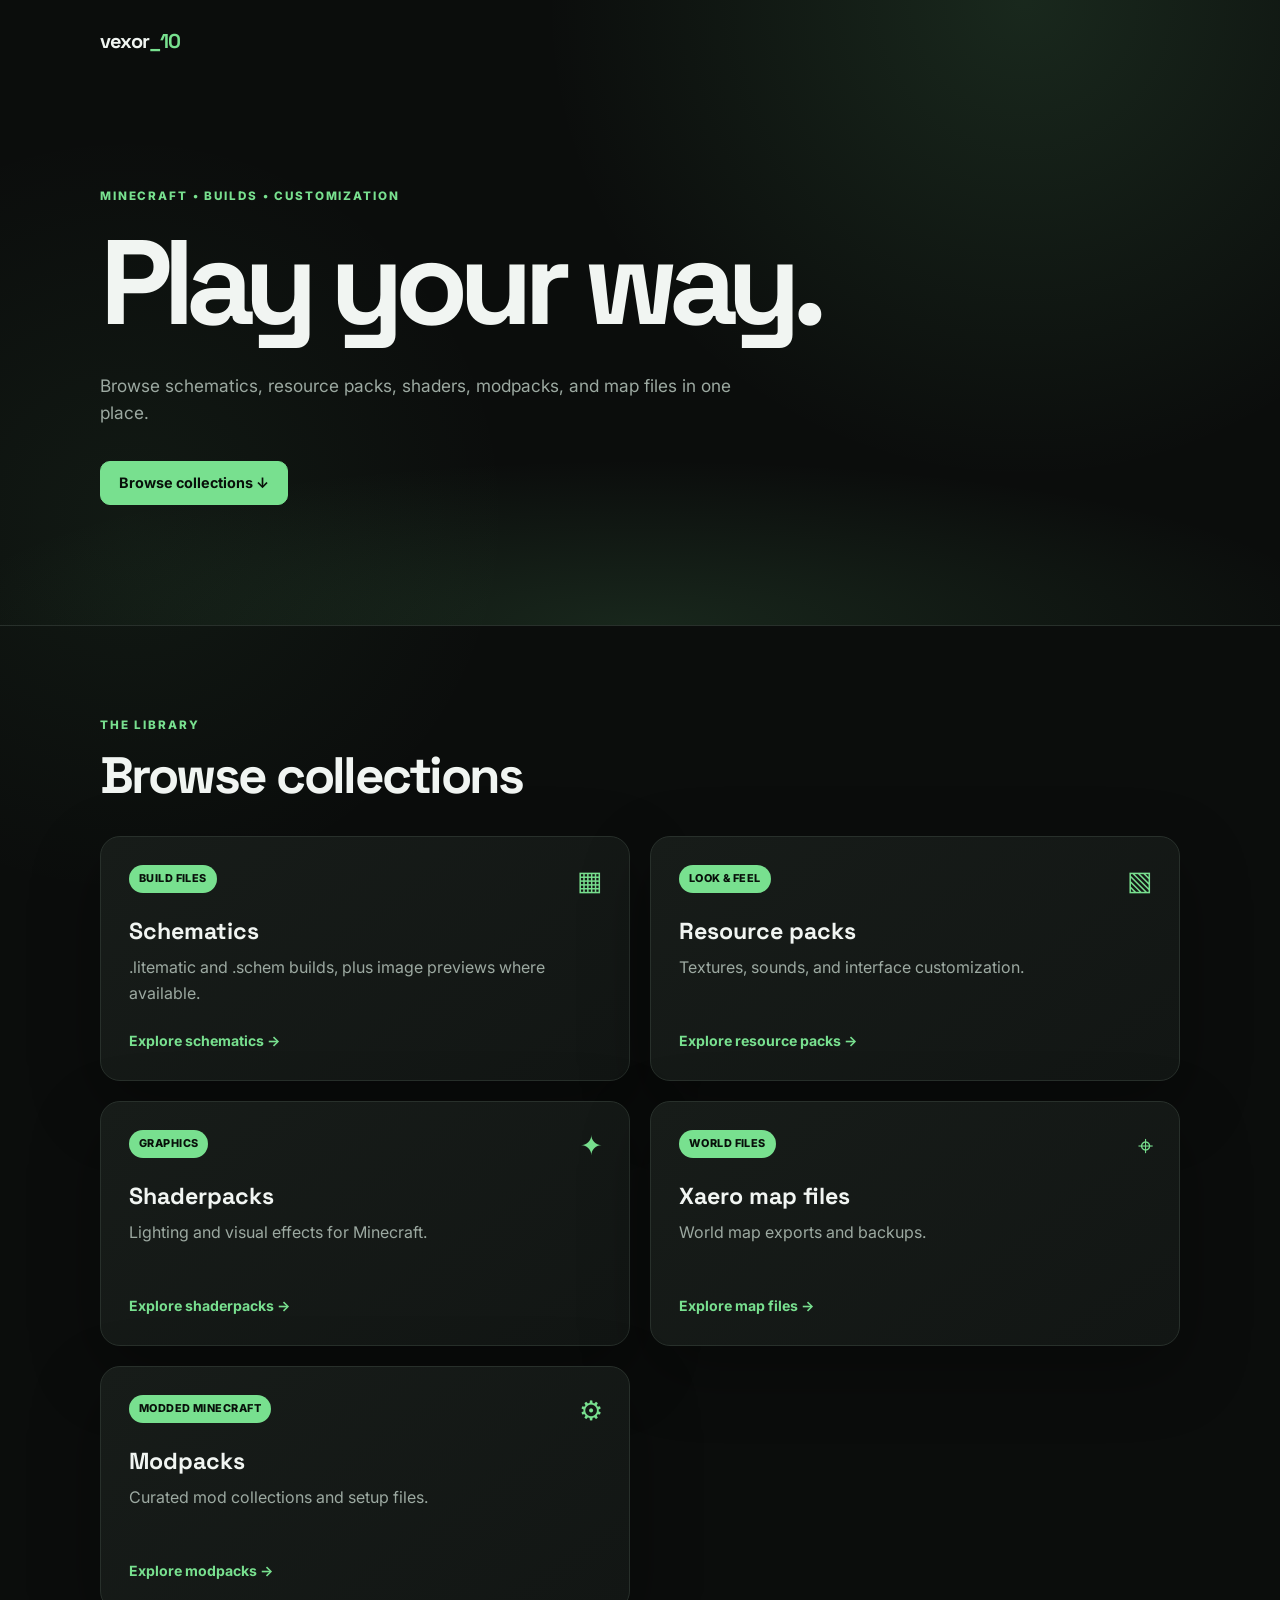
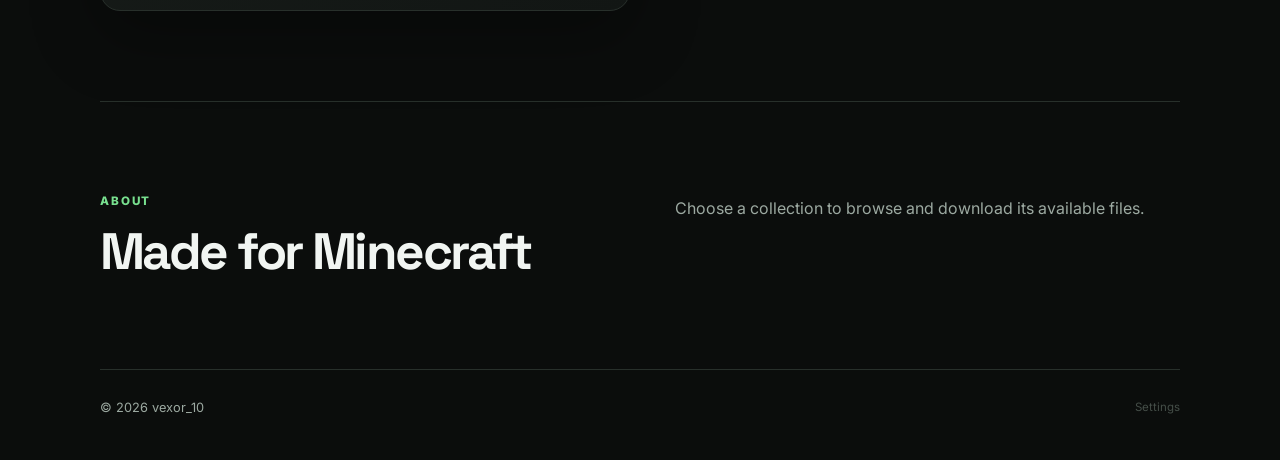
<file: index.html>
<!doctype html>
<html lang="en">
<head>
  <meta charset="utf-8"><meta name="viewport" content="width=device-width, initial-scale=1">
  <meta name="description" content="Browse Minecraft builds and downloads by vexor_10.">
  <meta name="author" content="vexor_10"><meta name="robots" content="index, follow">
  <link rel="canonical" href="https://shoaib-ur-rahman.github.io/Minecraft-Webpages/">
  <title>vexor_10 | Minecraft Downloads</title><link rel="stylesheet" href="style.css">
  <style>
    .footer .settings-link { color: #647169; font-size: .72rem; opacity: .65; }
    .footer .settings-link:hover, .footer .settings-link:focus-visible { color: var(--accent); opacity: 1; }
  </style>
</head>
<body>
  <header class="hero"><nav class="nav wrap" aria-label="Main navigation"><a class="brand" href="./">vexor<span>_10</span></a></nav>
    <div class="hero-content wrap"><p class="eyebrow">MINECRAFT • BUILDS • CUSTOMIZATION</p><h1>Play your way.</h1><p class="subtitle">Browse schematics, resource packs, shaders, modpacks, and map files in one place.</p><a class="button primary" href="#collections">Browse collections ↓</a></div>
  </header>
  <main class="wrap">
    <section id="collections" class="section"><div class="section-heading"><div><p class="eyebrow">THE LIBRARY</p><h2>Browse collections</h2></div></div>
      <div class="grid collection-grid">
        <a class="card collection-card" href="schematics.html"><span class="tag">BUILD FILES</span><span class="collection-icon">▦</span><h3>Schematics</h3><p>.litematic and .schem builds, plus image previews where available.</p><span class="collection-link">Explore schematics →</span></a>
        <a class="card collection-card" href="resource-packs.html"><span class="tag">LOOK & FEEL</span><span class="collection-icon">▧</span><h3>Resource packs</h3><p>Textures, sounds, and interface customization.</p><span class="collection-link">Explore resource packs →</span></a>
        <a class="card collection-card" href="shaderpacks.html"><span class="tag">GRAPHICS</span><span class="collection-icon">✦</span><h3>Shaderpacks</h3><p>Lighting and visual effects for Minecraft.</p><span class="collection-link">Explore shaderpacks →</span></a>
        <a class="card collection-card" href="xaero-maps.html"><span class="tag">WORLD FILES</span><span class="collection-icon">⌖</span><h3>Xaero map files</h3><p>World map exports and backups.</p><span class="collection-link">Explore map files →</span></a>
        <a class="card collection-card" href="modpacks.html"><span class="tag">MODDED MINECRAFT</span><span class="collection-icon">⚙</span><h3>Modpacks</h3><p>Curated mod collections and setup files.</p><span class="collection-link">Explore modpacks →</span></a>
      </div>
    </section>
    <section class="section info-section"><div><p class="eyebrow">ABOUT</p><h2>Made for Minecraft</h2></div><p>Choose a collection to browse and download its available files.</p></section>
  </main>
  <footer class="footer wrap"><span>© 2026 vexor_10</span><a class="settings-link" href="admin.html" aria-label="Settings">Settings</a></footer>
</body>
</html>
</file>
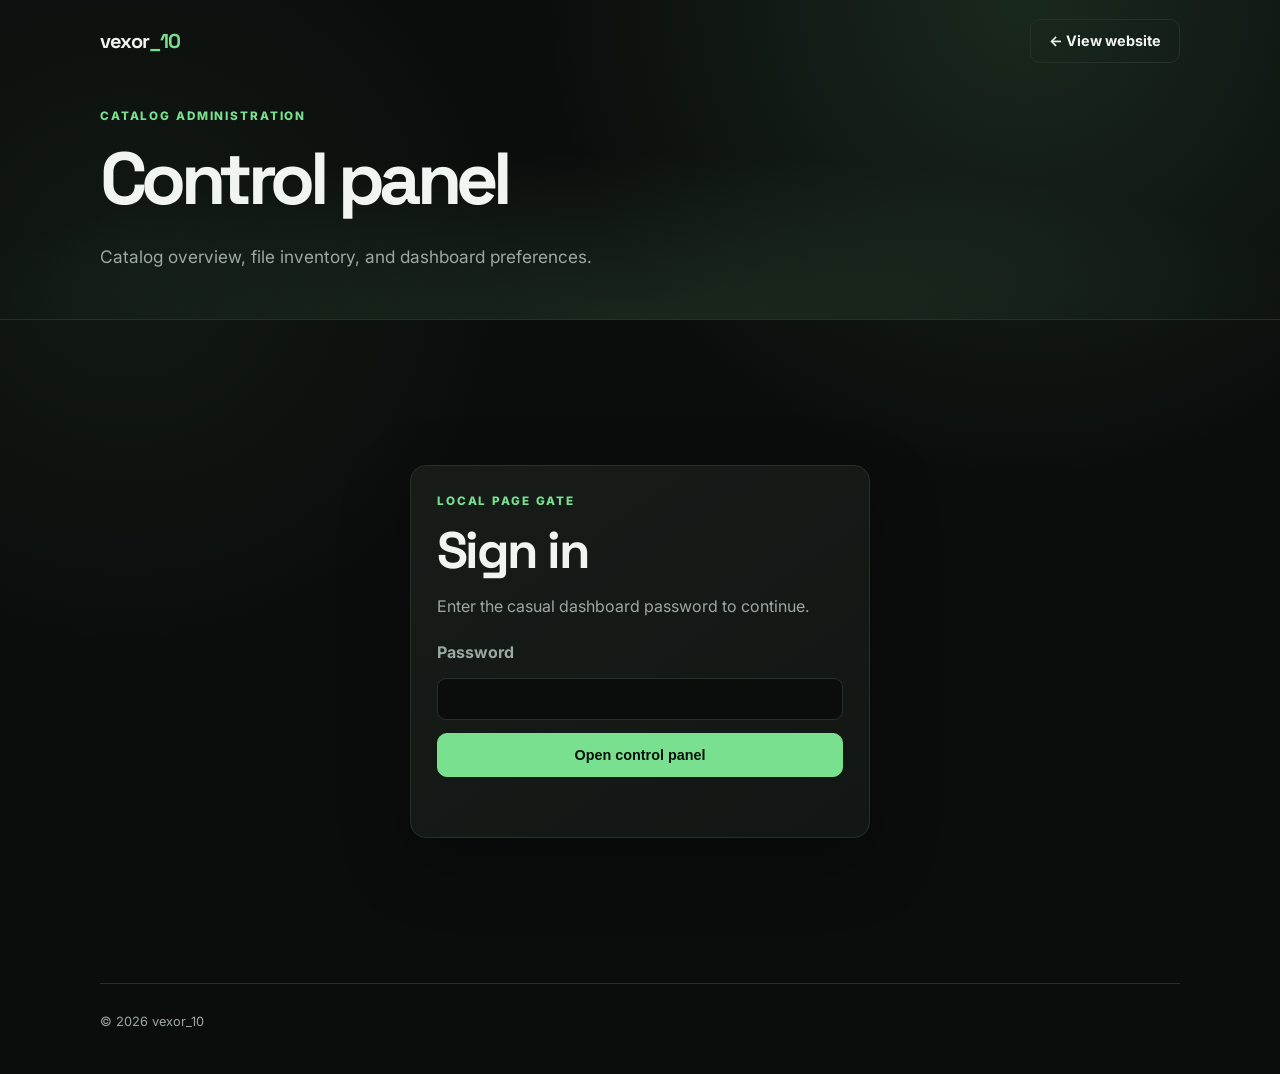
<file: admin.html>
<!doctype html>
<html lang="en">
<head>
  <meta charset="utf-8">
  <meta name="viewport" content="width=device-width, initial-scale=1">
  <meta name="description" content="Minecraft catalog administration dashboard.">
  <meta name="robots" content="noindex, nofollow">
  <title>Catalog Admin | vexor_10</title>
  <link rel="stylesheet" href="style.css">
  <style>
    :root { --admin-side:#101512; }
    body { min-height:100vh; }
    [hidden] { display:none !important; }
    .login-wrap { max-width:460px; margin:55px auto; }
    .login-card,.admin-card { padding:26px; border:1px solid var(--line); border-radius:16px; background:linear-gradient(145deg,var(--panel-2),var(--panel)); box-shadow:var(--shadow); }
    .login-card form { display:grid; gap:13px; margin-top:20px; }
    .login-card label { color:var(--muted); font-weight:700; }
    .login-card input,.admin-input,.admin-select { width:100%; min-height:42px; padding:0 12px; border:1px solid var(--line); border-radius:9px; color:var(--text); background:var(--bg); font:inherit; }
    .login-error { min-height:1.3em; color:#ff9a9a; }
    .admin-shell { max-width:1240px; display:grid; grid-template-columns:220px minmax(0,1fr); gap:22px; align-items:start; }
    .sidebar { position:sticky; top:18px; padding:18px 12px; border:1px solid var(--line); border-radius:16px; background:var(--admin-side); }
    .side-brand { padding:8px 10px 20px; font:700 1.1rem "Space Grotesk",sans-serif; }
    .side-brand span { color:var(--accent); }
    .side-label { margin:12px 10px 8px; color:var(--muted); font-size:.68rem; font-weight:800; letter-spacing:.14em; text-transform:uppercase; }
    .side-nav { display:grid; gap:5px; }
    .side-nav button,.side-nav a { width:100%; padding:11px 12px; border:0; border-radius:9px; text-align:left; color:var(--muted); background:transparent; font:600 .88rem Inter,sans-serif; cursor:pointer; }
    .side-nav button:hover,.side-nav a:hover,.side-nav button.active { color:var(--text); background:var(--panel-2); }
    .side-nav button.active { box-shadow:inset 3px 0 var(--accent); }
    .admin-main { min-width:0; }
    .topbar { display:flex; justify-content:space-between; align-items:center; gap:15px; padding:5px 0 22px; }
    .topbar p { margin:5px 0 0; color:var(--muted); font-size:.85rem; }
    .top-actions { display:flex; gap:9px; align-items:center; }
    .view { display:none; }
    .view.active { display:block; }
    .page-heading { display:flex; justify-content:space-between; align-items:end; gap:16px; margin:10px 0 20px; }
    .page-heading p { color:var(--muted); margin:7px 0 0; }
    .stats { display:grid; grid-template-columns:repeat(4,minmax(0,1fr)); gap:13px; margin-bottom:18px; }
    .stat { padding:17px; border:1px solid var(--line); border-radius:13px; background:var(--panel); }
    .stat span { color:var(--muted); font-size:.78rem; }
    .stat strong { display:block; margin-top:8px; font:700 1.6rem "Space Grotesk",sans-serif; }
    .stat small { color:var(--muted); }
    .admin-card { padding:20px; margin-bottom:16px; }
    .card-title { display:flex; align-items:center; justify-content:space-between; gap:12px; margin-bottom:15px; }
    .card-title h3 { font-size:1.05rem; }
    .quick-grid { display:grid; grid-template-columns:repeat(2,minmax(0,1fr)); gap:12px; }
    .quick-item { padding:17px; border:1px solid var(--line); border-radius:12px; background:rgba(255,255,255,.02); }
    .quick-item h3 { font-size:1rem; margin-bottom:8px; }
    .quick-item p { color:var(--muted); font-size:.85rem; margin:0 0 14px; }
    .toolbar { display:flex; flex-wrap:wrap; gap:10px; align-items:center; margin-bottom:14px; }
    .toolbar .admin-input { flex:1 1 220px; }
    .table-wrap { overflow:auto; border:1px solid var(--line); border-radius:12px; }
    table { width:100%; border-collapse:collapse; min-width:610px; text-align:left; }
    th,td { padding:12px 14px; border-bottom:1px solid var(--line); font-size:.84rem; }
    th { color:var(--muted); font-size:.72rem; text-transform:uppercase; letter-spacing:.08em; }
    td { color:var(--text); }
    tbody tr:last-child td { border-bottom:0; }
    .file-name { overflow-wrap:anywhere; font-weight:600; }
    .pill { display:inline-block; padding:4px 8px; color:var(--accent); background:rgba(120,224,143,.09); border-radius:999px; font-size:.72rem; }
    .muted { color:var(--muted); }
    .notice { padding:13px 15px; margin-top:14px; border-left:3px solid var(--accent); border-radius:8px; background:rgba(120,224,143,.07); color:var(--muted); font-size:.84rem; }
    .notice strong { color:var(--text); }
    .setting-row { display:flex; justify-content:space-between; align-items:center; gap:18px; padding:16px 0; border-bottom:1px solid var(--line); }
    .setting-row:last-child { border-bottom:0; }
    .setting-row p { margin:5px 0 0; color:var(--muted); font-size:.84rem; }
    .setting-row input[type=checkbox] { width:19px; height:19px; accent-color:var(--accent); }
    .setting-row select { width:auto; min-width:150px; }
    .empty { color:var(--muted); padding:22px; text-align:center; }
    .toast { position:fixed; right:20px; bottom:20px; z-index:20; padding:12px 16px; border:1px solid var(--line); border-radius:10px; background:var(--panel-2); color:var(--text); box-shadow:var(--shadow); }
    .compact .admin-card { padding:14px; }
    .reduced-motion *, .reduced-motion *::before, .reduced-motion *::after { scroll-behavior:auto !important; animation-duration:.01ms !important; transition-duration:.01ms !important; }
    @media(max-width:850px) { .admin-shell { grid-template-columns:1fr; } .sidebar { position:static; } .side-nav { grid-template-columns:repeat(4,minmax(0,1fr)); } .side-nav button,.side-nav a { text-align:center; padding:10px 5px; } .stats { grid-template-columns:repeat(2,minmax(0,1fr)); } }
    @media(max-width:560px) { .side-nav { grid-template-columns:repeat(2,minmax(0,1fr)); } .quick-grid { grid-template-columns:1fr; } .topbar,.page-heading { align-items:flex-start; flex-direction:column; } .top-actions { width:100%; } }
  </style>
</head>
<body>
  <header class="hero" style="min-height:250px">
    <nav class="nav wrap" aria-label="Admin navigation"><a class="brand" href="./">vexor<span>_10</span></a><a class="button secondary" href="./">← View website</a></nav>
    <div class="hero-content wrap" style="padding-top:25px;padding-bottom:48px"><p class="eyebrow">CATALOG ADMINISTRATION</p><h1 style="font-size:clamp(2.8rem,7vw,4.6rem)">Control panel</h1><p class="subtitle" style="margin-bottom:0">Catalog overview, file inventory, and dashboard preferences.</p></div>
  </header>

  <main class="wrap section">
    <section id="login-panel" class="login-wrap login-card">
      <p class="eyebrow">LOCAL PAGE GATE</p><h2>Sign in</h2><p class="muted">Enter the casual dashboard password to continue.</p>
      <form id="login-form"><label for="password">Password</label><input id="password" type="password" autocomplete="current-password" required><button class="button primary" type="submit">Open control panel</button><span id="login-error" class="login-error" role="alert"></span></form>
    </section>

    <div id="admin-app" class="admin-shell" hidden>
      <aside class="sidebar">
        <div class="side-brand">vexor<span>_10</span> <span style="color:var(--muted);font:500 .72rem Inter,sans-serif">ADMIN</span></div>
        <p class="side-label">Workspace</p>
        <nav class="side-nav" aria-label="Admin sections">
          <button type="button" class="active" data-view="overview">▦ &nbsp; Overview</button>
          <button type="button" data-view="inventory">▤ &nbsp; Inventory</button>
          <button type="button" data-view="categories">◫ &nbsp; Categories</button>
          <button type="button" data-view="settings">⚙ &nbsp; Settings</button>
          <a href="./">↗ &nbsp; Public website</a>
        </nav>
        <p class="side-label">Session</p><div class="side-nav"><button id="logout" type="button">⇥ &nbsp; Log out</button></div>
      </aside>

      <div class="admin-main">
        <div class="topbar"><div><strong id="top-title">Overview</strong><p id="top-date"></p></div><div class="top-actions"><button id="refresh" class="button secondary" type="button">↻ Refresh data</button></div></div>

        <section id="view-overview" class="view active">
          <div class="page-heading"><div><p class="eyebrow">YOUR LIBRARY</p><h2>Overview</h2><p>Live summary from the public category folders.</p></div></div>
          <div class="stats">
            <article class="stat"><span>Total files</span><strong id="total-files">—</strong><small>Across all categories</small></article>
            <article class="stat"><span>Categories</span><strong>5</strong><small>Configured folders</small></article>
            <article class="stat"><span>Last sync</span><strong id="sync-time" style="font-size:1.05rem">Not synced</strong><small id="sync-state">Waiting to check</small></article>
            <article class="stat"><span>Storage source</span><strong style="font-size:1rem">GitHub folders</strong><small>No Releases</small></article>
          </div>
          <section class="admin-card"><div class="card-title"><h3>Quick actions</h3><span class="muted">Common tasks</span></div><div class="quick-grid">
            <article class="quick-item"><h3>Browse inventory</h3><p>Search uploaded files and check which category they belong to.</p><button class="button secondary" type="button" data-goto="inventory">Open inventory →</button></article>
            <article class="quick-item"><h3>Add content</h3><p>Open a category folder. GitHub handles the upload and commit.</p><button class="button secondary" type="button" data-goto="categories">Choose category →</button></article>
          </div></section>
          <section class="admin-card"><div class="card-title"><h3>Category summary</h3><button class="button secondary" type="button" data-goto="categories">Manage categories</button></div><div id="summary-list" class="muted">Use Refresh data to load folder summaries.</div></section>
        </section>

        <section id="view-inventory" class="view">
          <div class="page-heading"><div><p class="eyebrow">CONTENT</p><h2>File inventory</h2><p>Browse files currently listed in the category folders.</p></div></div>
          <section class="admin-card"><div class="toolbar"><input id="inventory-search" class="admin-input" type="search" placeholder="Search file names…" aria-label="Search inventory"><select id="category-filter" class="admin-select" aria-label="Filter by category"><option value="">All categories</option><option>schematics</option><option>resource-packs</option><option>shaderpacks</option><option>xaero-maps</option><option>modpacks</option></select></div><div class="table-wrap"><table><thead><tr><th>File name</th><th>Category</th><th>Size</th><th>Action</th></tr></thead><tbody id="inventory-body"><tr><td class="empty" colspan="4">Refresh data to load inventory.</td></tr></tbody></table></div></section>
        </section>

        <section id="view-categories" class="view">
          <div class="page-heading"><div><p class="eyebrow">LIBRARY STRUCTURE</p><h2>Categories</h2><p>Configured storage folders and their public catalog pages.</p></div></div>
          <div class="dashboard-grid">
            <article class="admin-card"><span class="pill">BUILD FILES</span><h3 style="margin:12px 0 8px">Schematics</h3><p class="muted">Folder: <code>schematics/</code></p><p class="muted" data-category-count="schematics">Not synced</p><a class="button primary" target="_blank" rel="noopener noreferrer" href="https://github.com/Shoaib-Ur-Rahman/Minecraft_Files/tree/main/schematics">Open folder ↗</a></article>
            <article class="admin-card"><span class="pill">LOOK & FEEL</span><h3 style="margin:12px 0 8px">Resource packs</h3><p class="muted">Folder: <code>resource-packs/</code></p><p class="muted" data-category-count="resource-packs">Not synced</p><a class="button primary" target="_blank" rel="noopener noreferrer" href="https://github.com/Shoaib-Ur-Rahman/Minecraft_Files/tree/main/resource-packs">Open folder ↗</a></article>
            <article class="admin-card"><span class="pill">GRAPHICS</span><h3 style="margin:12px 0 8px">Shaderpacks</h3><p class="muted">Folder: <code>shaderpacks/</code></p><p class="muted" data-category-count="shaderpacks">Not synced</p><a class="button primary" target="_blank" rel="noopener noreferrer" href="https://github.com/Shoaib-Ur-Rahman/Minecraft_Files/tree/main/shaderpacks">Open folder ↗</a></article>
            <article class="admin-card"><span class="pill">WORLD DATA</span><h3 style="margin:12px 0 8px">Xaero maps</h3><p class="muted">Folder: <code>xaero-maps/</code></p><p class="muted" data-category-count="xaero-maps">Not synced</p><a class="button primary" target="_blank" rel="noopener noreferrer" href="https://github.com/Shoaib-Ur-Rahman/Minecraft_Files/tree/main/xaero-maps">Open folder ↗</a></article>
            <article class="admin-card"><span class="pill">MODDED GAME</span><h3 style="margin:12px 0 8px">Modpacks</h3><p class="muted">Folder: <code>modpacks/</code></p><p class="muted" data-category-count="modpacks">Not synced</p><a class="button primary" target="_blank" rel="noopener noreferrer" href="https://github.com/Shoaib-Ur-Rahman/Minecraft_Files/tree/main/modpacks">Open folder ↗</a></article>
          </div>
          <p class="notice"><strong>Upload workflow:</strong> open a folder, choose GitHub’s “Add file → Upload files,” then commit. Inventory updates when refreshed.</p>
        </section>

        <section id="view-settings" class="view">
          <div class="page-heading"><div><p class="eyebrow">PREFERENCES</p><h2>Dashboard settings</h2><p>These preferences affect this browser only.</p></div></div>
          <section class="admin-card">
            <div class="setting-row"><span><strong>Compact layout</strong><p>Reduce spacing in dashboard panels.</p></span><input id="compact-setting" type="checkbox" aria-label="Compact layout"></div>
            <div class="setting-row"><span><strong>Reduce motion</strong><p>Minimize transitions and smooth scrolling.</p></span><input id="motion-setting" type="checkbox" aria-label="Reduce motion"></div>
            <div class="setting-row"><span><strong>Default section</strong><p>Choose the first dashboard section after sign-in.</p></span><select id="default-view" class="admin-select"><option value="overview">Overview</option><option value="inventory">Inventory</option><option value="categories">Categories</option></select></div>
            <div class="toolbar" style="margin-top:20px"><button id="save-settings" class="button primary" type="button">Save preferences</button><button id="reset-settings" class="button secondary" type="button">Reset</button><span id="settings-saved" class="muted" aria-live="polite"></span></div>
          </section>
          <section class="admin-card"><div class="card-title"><h3>About this dashboard</h3></div><p class="muted">This page reads public folder contents and provides navigation shortcuts. Uploads and repository permissions are handled by GitHub; these browser settings do not modify the public website.</p></section>
        </section>
        <p class="notice"><strong>Security note:</strong> the casual password check is client-side and visible in the page source. It only hides this dashboard UI; it does not secure public files or GitHub uploads.</p>
      </div>
    </div>
  </main>
  <div id="toast" class="toast" role="status" hidden></div>
  <footer class="footer wrap"><span>© 2026 vexor_10</span></footer>

  <script>
    // Convenience gate only, not authentication. Public client-side code is inspectable.
    const DASHBOARD_PASSWORD = 'vexor10';
    const categories = ['schematics', 'resource-packs', 'shaderpacks', 'xaero-maps', 'modpacks'];
    const labels = { schematics:'Schematics', 'resource-packs':'Resource packs', shaderpacks:'Shaderpacks', 'xaero-maps':'Xaero maps', modpacks:'Modpacks' };
    const sessionKey = 'vexor_dashboard_open';
    const prefsKey = 'vexor_admin_preferences';
    let allFiles = [];
    let toastTimer;

    const loginPanel = document.querySelector('#login-panel');
    const app = document.querySelector('#admin-app');
    const toast = document.querySelector('#toast');

    function notify(message) {
      toast.textContent = message;
      toast.hidden = false;
      clearTimeout(toastTimer);
      toastTimer = setTimeout(() => { toast.hidden = true; }, 2600);
    }

    function readPrefs() {
      try { return JSON.parse(localStorage.getItem(prefsKey) || '{}'); } catch (_) { return {}; }
    }

    function openApp() {
      loginPanel.hidden = true;
      app.hidden = false;
      sessionStorage.setItem(sessionKey, 'yes');
      applyPrefs();
      refreshData();
    }

    function showView(name) {
      document.querySelectorAll('.view').forEach((view) => view.classList.toggle('active', view.id === `view-${name}`));
      document.querySelectorAll('[data-view]').forEach((button) => button.classList.toggle('active', button.dataset.view === name));
      document.querySelector('#top-title').textContent = ({ overview:'Overview', inventory:'File inventory', categories:'Categories', settings:'Dashboard settings' })[name] || 'Overview';
    }

    function formatBytes(size) {
      if (!Number.isFinite(size) || size <= 0) return '—';
      const units = ['B','KB','MB','GB']; let value = size; let i = 0;
      while (value >= 1024 && i < units.length - 1) { value /= 1024; i++; }
      return `${value.toFixed(i ? 1 : 0)} ${units[i]}`;
    }

    function escapeHtml(value) {
      return String(value).replace(/[&<>"']/g, (c) => ({'&':'&amp;','<':'&lt;','>':'&gt;','"':'&quot;',"'":'&#39;'}[c]));
    }

    async function refreshData() {
      const button = document.querySelector('#refresh');
      button.disabled = true;
      button.textContent = '↻ Syncing…';
      document.querySelector('#sync-state').textContent = 'Checking public folders';
      try {
        const groups = await Promise.all(categories.map(async (category) => {
          const response = await fetch(`https://api.github.com/repos/Shoaib-Ur-Rahman/Minecraft_Files/contents/${category}?ref=main`, { headers:{Accept:'application/vnd.github+json'} });
          if (!response.ok) throw new Error(`Could not read ${category}`);
          const items = await response.json();
          return items.filter((item) => item.type === 'file' && item.name.toLowerCase() !== 'readme.md').map((item) => ({...item, category}));
        }));
        allFiles = groups.flat();
        document.querySelector('#total-files').textContent = allFiles.length;
        document.querySelector('#sync-time').textContent = new Date().toLocaleTimeString([], {hour:'numeric',minute:'2-digit'});
        document.querySelector('#sync-state').textContent = 'Connected';
        renderInventory();
        renderSummary(groups);
        categories.forEach((category, i) => {
          const count = groups[i].length;
          const node = document.querySelector(`[data-category-count="${category}"]`);
          if (node) node.textContent = `${count} file${count === 1 ? '' : 's'}`;
        });
      } catch (error) {
        document.querySelector('#sync-state').textContent = 'Could not connect';
        document.querySelector('#summary-list').textContent = 'Could not load folder data. Try refreshing later.';
        notify('Folder check failed. Please try again.');
      } finally {
        button.disabled = false;
        button.textContent = '↻ Refresh data';
      }
    }

    function renderSummary(groups) {
      document.querySelector('#summary-list').innerHTML = `<div class="quick-grid">${groups.map((files, i) => `<div class="quick-item"><h3>${escapeHtml(labels[categories[i]])}</h3><p>${files.length} file${files.length === 1 ? '' : 's'}</p><button type="button" class="button secondary" data-category-view="${categories[i]}">View files →</button></div>`).join('')}</div>`;
      document.querySelectorAll('[data-category-view]').forEach((button) => button.addEventListener('click', () => {
        document.querySelector('#category-filter').value = button.dataset.categoryView;
        showView('inventory');
        renderInventory();
      }));
    }

    function renderInventory() {
      const query = document.querySelector('#inventory-search').value.trim().toLowerCase();
      const category = document.querySelector('#category-filter').value;
      const filtered = allFiles.filter((file) => file.name.toLowerCase().includes(query) && (!category || file.category === category));
      const body = document.querySelector('#inventory-body');
      if (!filtered.length) {
        body.innerHTML = `<tr><td class="empty" colspan="4">${allFiles.length ? 'No matching files.' : 'No files loaded. Refresh data to check folders.'}</td></tr>`;
        return;
      }
      body.innerHTML = filtered.map((file) => `<tr><td class="file-name">${escapeHtml(file.name)}</td><td><span class="pill">${escapeHtml(labels[file.category])}</span></td><td>${formatBytes(file.size)}</td><td><a href="${escapeHtml(file.html_url)}" target="_blank" rel="noopener noreferrer">Open ↗</a></td></tr>`).join('');
    }

    function applyPrefs() {
      const prefs = readPrefs();
      document.body.classList.toggle('compact-admin', Boolean(prefs.compact));
      document.body.classList.toggle('reduced-motion', Boolean(prefs.reduceMotion));
      document.querySelector('#compact-setting').checked = Boolean(prefs.compact);
      document.querySelector('#motion-setting').checked = Boolean(prefs.reduceMotion);
      document.querySelector('#default-view').value = prefs.defaultView || 'overview';
    }

    document.querySelector('#top-date').textContent = new Date().toLocaleDateString([], {weekday:'long',month:'long',day:'numeric'});
    if (sessionStorage.getItem(sessionKey) === 'yes') openApp();

    document.querySelector('#login-form').addEventListener('submit', (event) => {
      event.preventDefault();
      if (document.querySelector('#password').value === DASHBOARD_PASSWORD) {
        document.querySelector('#login-error').textContent = '';
        openApp();
        showView(readPrefs().defaultView || 'overview');
      } else document.querySelector('#login-error').textContent = 'Incorrect password. Try again.';
    });

    document.querySelector('#logout').addEventListener('click', () => {
      sessionStorage.removeItem(sessionKey);
      app.hidden = true;
      loginPanel.hidden = false;
      document.querySelector('#password').value = '';
    });

    document.querySelectorAll('[data-view]').forEach((button) => button.addEventListener('click', () => showView(button.dataset.view)));
    document.querySelectorAll('[data-goto]').forEach((button) => button.addEventListener('click', () => showView(button.dataset.goto)));
    document.querySelector('#refresh').addEventListener('click', refreshData);
    document.querySelector('#inventory-search').addEventListener('input', renderInventory);
    document.querySelector('#category-filter').addEventListener('change', renderInventory);

    document.querySelector('#save-settings').addEventListener('click', () => {
      const prefs = {
        compact: document.querySelector('#compact-setting').checked,
        reduceMotion: document.querySelector('#motion-setting').checked,
        defaultView: document.querySelector('#default-view').value
      };
      localStorage.setItem(prefsKey, JSON.stringify(prefs));
      applyPrefs();
      document.querySelector('#settings-saved').textContent = 'Saved in this browser.';
      notify('Preferences saved.');
    });
    document.querySelector('#reset-settings').addEventListener('click', () => {
      localStorage.removeItem(prefsKey);
      applyPrefs();
      document.querySelector('#settings-saved').textContent = 'Defaults restored.';
      notify('Preferences reset.');
    });
  </script>
</body>
</html>
</file>
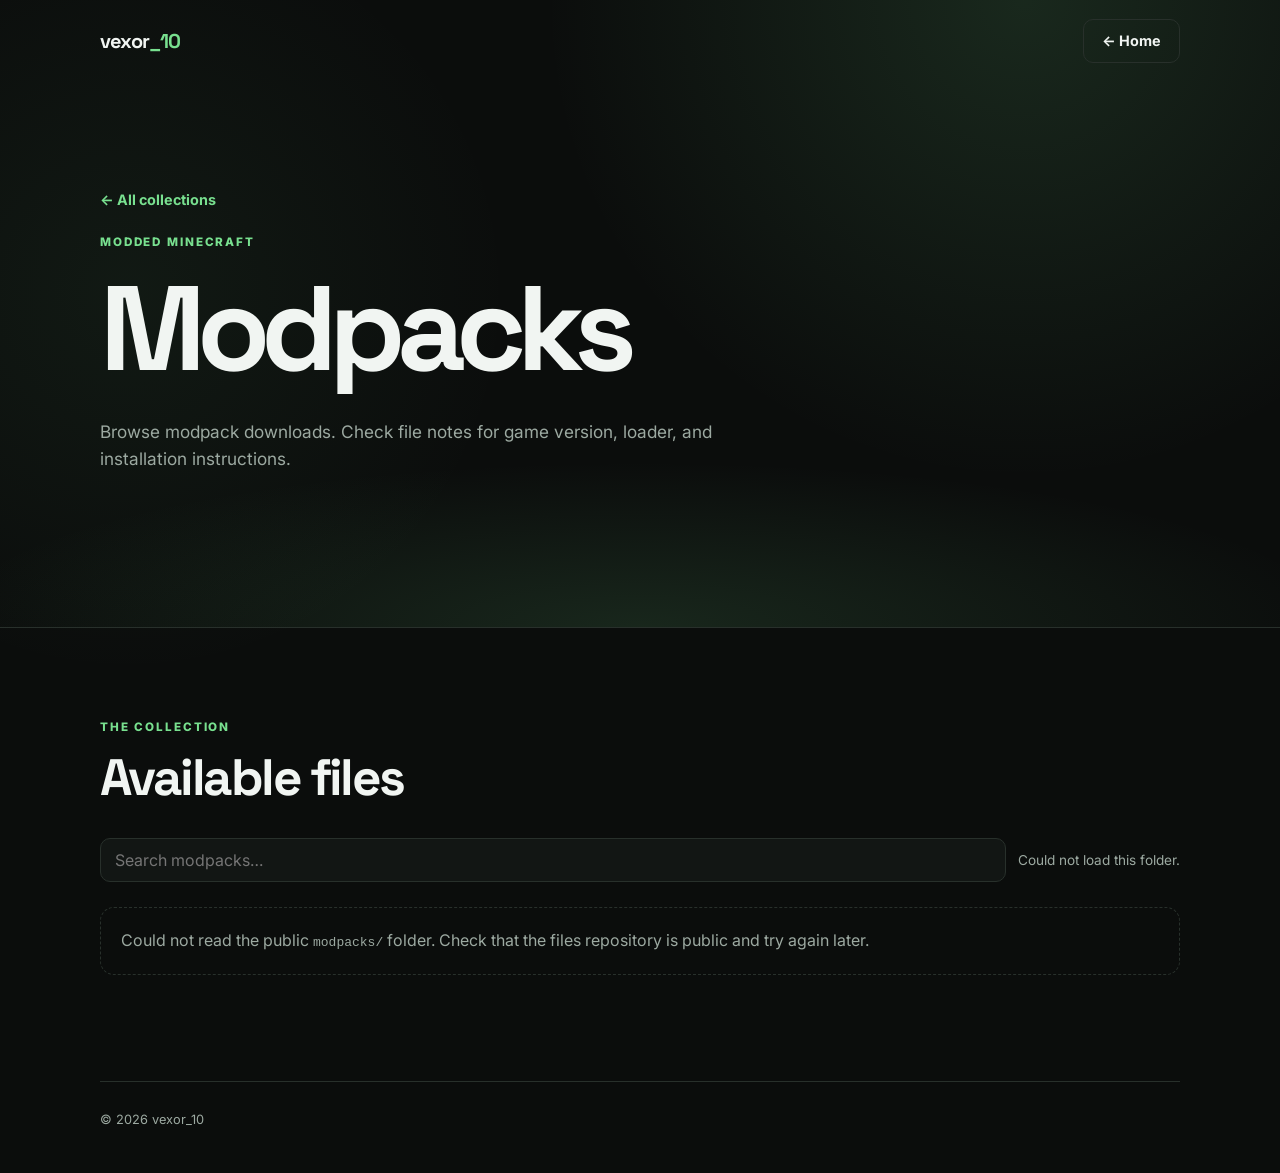
<file: modpacks.html>
<!doctype html>
<html lang="en"><head><meta charset="utf-8"><meta name="viewport" content="width=device-width, initial-scale=1"><meta name="description" content="Browse Minecraft modpacks by vexor_10."><title>Modpacks | vexor_10</title><link rel="stylesheet" href="style.css"></head>
<body><header class="hero collection-hero"><nav class="nav wrap" aria-label="Main navigation"><a class="brand" href="./">vexor<span>_10</span></a><a class="button secondary" href="./">← Home</a></nav><div class="hero-content wrap"><a class="breadcrumb" href="./">← All collections</a><p class="eyebrow">MODDED MINECRAFT</p><h1>Modpacks</h1><p class="subtitle">Browse modpack downloads. Check file notes for game version, loader, and installation instructions.</p></div></header><main class="wrap"><section class="section"><div class="section-heading"><div><p class="eyebrow">THE COLLECTION</p><h2>Available files</h2></div></div><div class="catalog-tools"><input id="catalog-search" class="catalog-search" type="search" placeholder="Search modpacks…" aria-label="Search modpacks"><span id="catalog-status" class="catalog-count" aria-live="polite">Loading files…</span></div><div id="file-list"></div></section></main><footer class="footer wrap"><span>© 2026 vexor_10</span></footer><script>window.MINECRAFT_CATALOG={category:'modpacks',folder:'modpacks',title:'Modpacks',icon:'⚙'};</script><script src="catalog.js" defer></script></body></html>
</file>
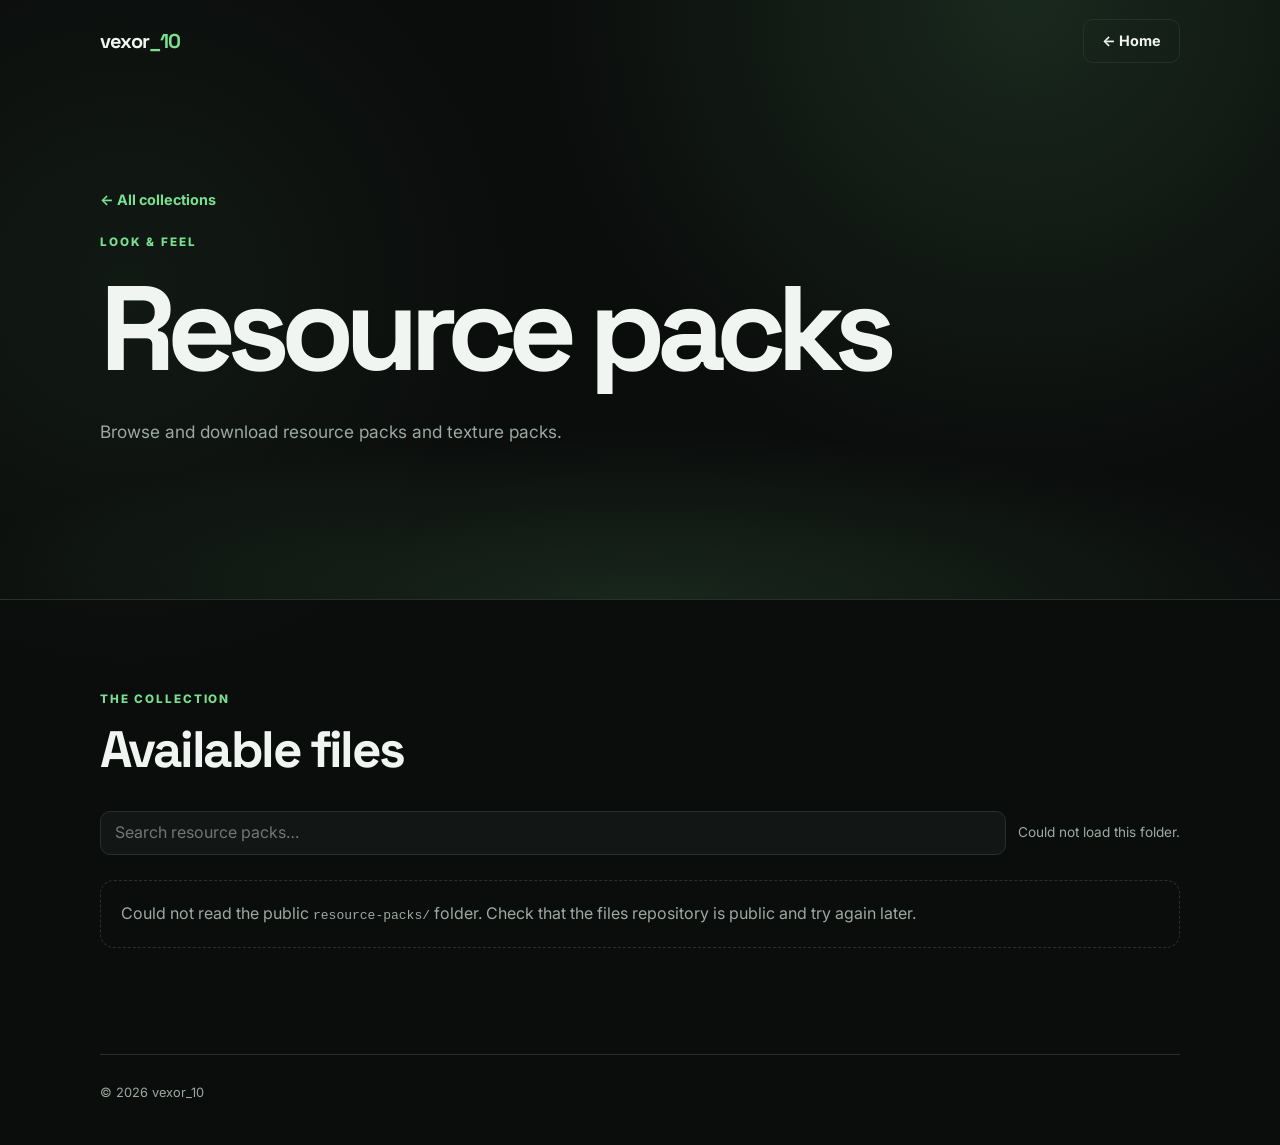
<file: resource-packs.html>
<!doctype html>
<html lang="en"><head><meta charset="utf-8"><meta name="viewport" content="width=device-width, initial-scale=1"><meta name="description" content="Browse Minecraft resource packs by vexor_10."><title>Resource Packs | vexor_10</title><link rel="stylesheet" href="style.css"></head>
<body><header class="hero collection-hero"><nav class="nav wrap" aria-label="Main navigation"><a class="brand" href="./">vexor<span>_10</span></a><a class="button secondary" href="./">← Home</a></nav><div class="hero-content wrap"><a class="breadcrumb" href="./">← All collections</a><p class="eyebrow">LOOK & FEEL</p><h1>Resource packs</h1><p class="subtitle">Browse and download resource packs and texture packs.</p></div></header><main class="wrap"><section class="section"><div class="section-heading"><div><p class="eyebrow">THE COLLECTION</p><h2>Available files</h2></div></div><div class="catalog-tools"><input id="catalog-search" class="catalog-search" type="search" placeholder="Search resource packs…" aria-label="Search resource packs"><span id="catalog-status" class="catalog-count" aria-live="polite">Loading files…</span></div><div id="file-list"></div></section></main><footer class="footer wrap"><span>© 2026 vexor_10</span></footer><script>window.MINECRAFT_CATALOG={category:'resource-packs',folder:'resource-packs',title:'Resource packs',icon:'▧'};</script><script src="catalog.js" defer></script></body></html>
</file>
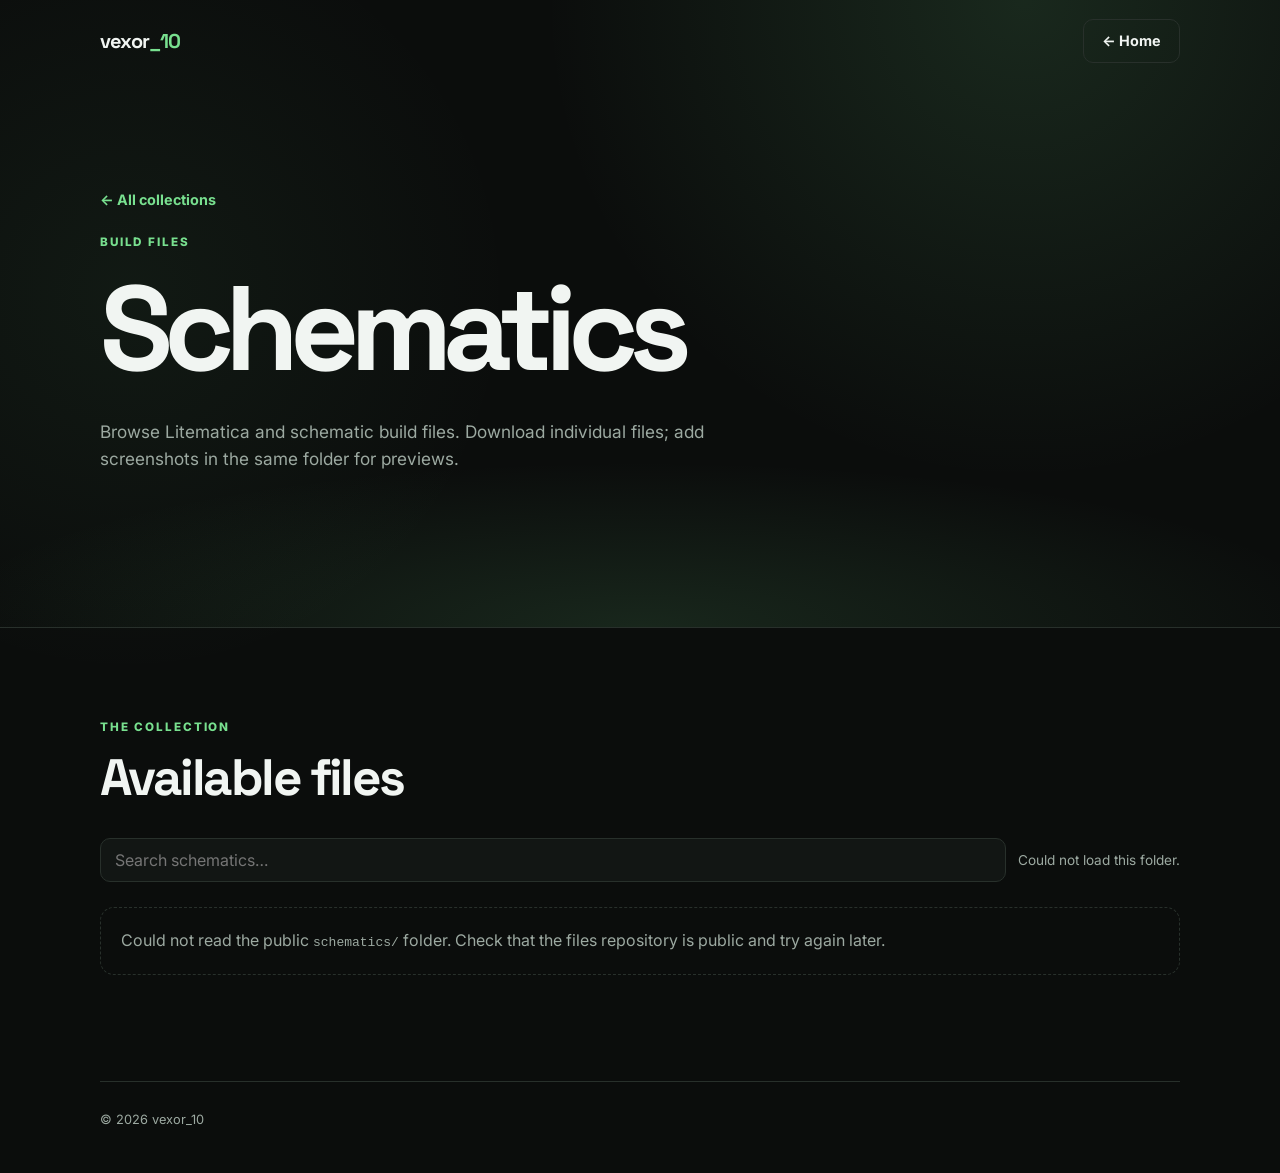
<file: schematics.html>
<!doctype html>
<html lang="en"><head><meta charset="utf-8"><meta name="viewport" content="width=device-width, initial-scale=1"><meta name="description" content="Browse and download Minecraft schematics by vexor_10."><title>Schematics | vexor_10</title><link rel="stylesheet" href="style.css"></head>
<body><header class="hero collection-hero"><nav class="nav wrap" aria-label="Main navigation"><a class="brand" href="./">vexor<span>_10</span></a><a class="button secondary" href="./">← Home</a></nav><div class="hero-content wrap"><a class="breadcrumb" href="./">← All collections</a><p class="eyebrow">BUILD FILES</p><h1>Schematics</h1><p class="subtitle">Browse Litematica and schematic build files. Download individual files; add screenshots in the same folder for previews.</p></div></header>
<main class="wrap"><section class="section"><div class="section-heading"><div><p class="eyebrow">THE COLLECTION</p><h2>Available files</h2></div></div><div class="catalog-tools"><input id="catalog-search" class="catalog-search" type="search" placeholder="Search schematics…" aria-label="Search schematics"><span id="catalog-status" class="catalog-count" aria-live="polite">Loading files…</span></div><div id="file-list"></div></section></main><footer class="footer wrap"><span>© 2026 vexor_10</span></footer><script>window.MINECRAFT_CATALOG={category:'schematics',folder:'schematics',title:'Schematics',icon:'▦'};</script><script src="catalog.js" defer></script></body></html>
</file>
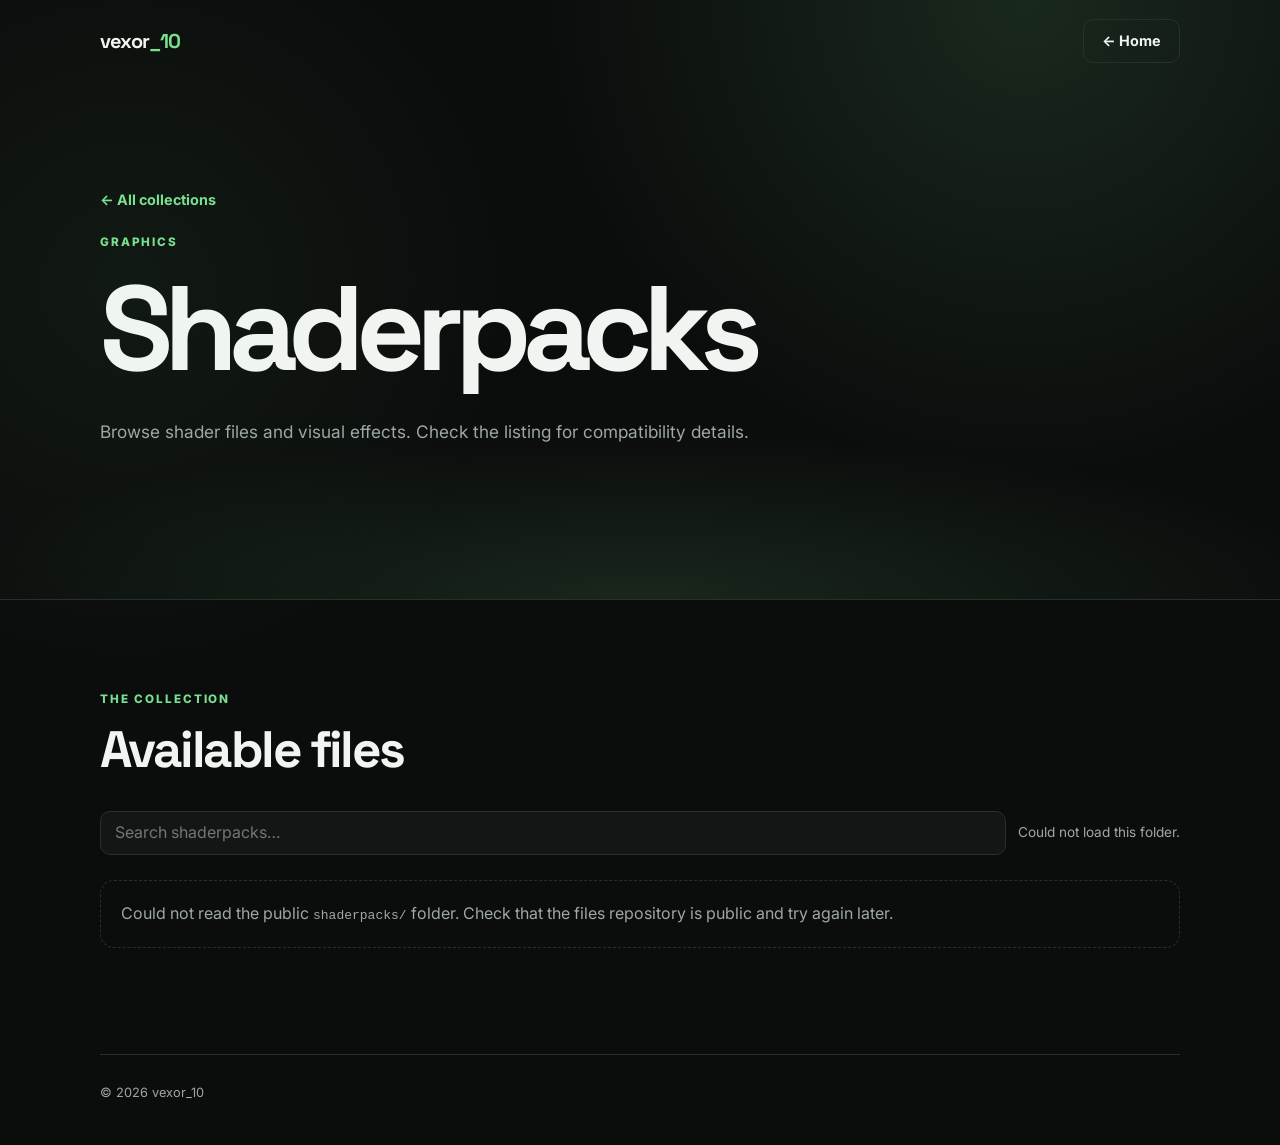
<file: shaderpacks.html>
<!doctype html>
<html lang="en"><head><meta charset="utf-8"><meta name="viewport" content="width=device-width, initial-scale=1"><meta name="description" content="Browse Minecraft shaderpacks by vexor_10."><title>Shaderpacks | vexor_10</title><link rel="stylesheet" href="style.css"></head>
<body><header class="hero collection-hero"><nav class="nav wrap" aria-label="Main navigation"><a class="brand" href="./">vexor<span>_10</span></a><a class="button secondary" href="./">← Home</a></nav><div class="hero-content wrap"><a class="breadcrumb" href="./">← All collections</a><p class="eyebrow">GRAPHICS</p><h1>Shaderpacks</h1><p class="subtitle">Browse shader files and visual effects. Check the listing for compatibility details.</p></div></header><main class="wrap"><section class="section"><div class="section-heading"><div><p class="eyebrow">THE COLLECTION</p><h2>Available files</h2></div></div><div class="catalog-tools"><input id="catalog-search" class="catalog-search" type="search" placeholder="Search shaderpacks…" aria-label="Search shaderpacks"><span id="catalog-status" class="catalog-count" aria-live="polite">Loading files…</span></div><div id="file-list"></div></section></main><footer class="footer wrap"><span>© 2026 vexor_10</span></footer><script>window.MINECRAFT_CATALOG={category:'shaderpacks',folder:'shaderpacks',title:'Shaderpacks',icon:'✦'};</script><script src="catalog.js" defer></script></body></html>
</file>
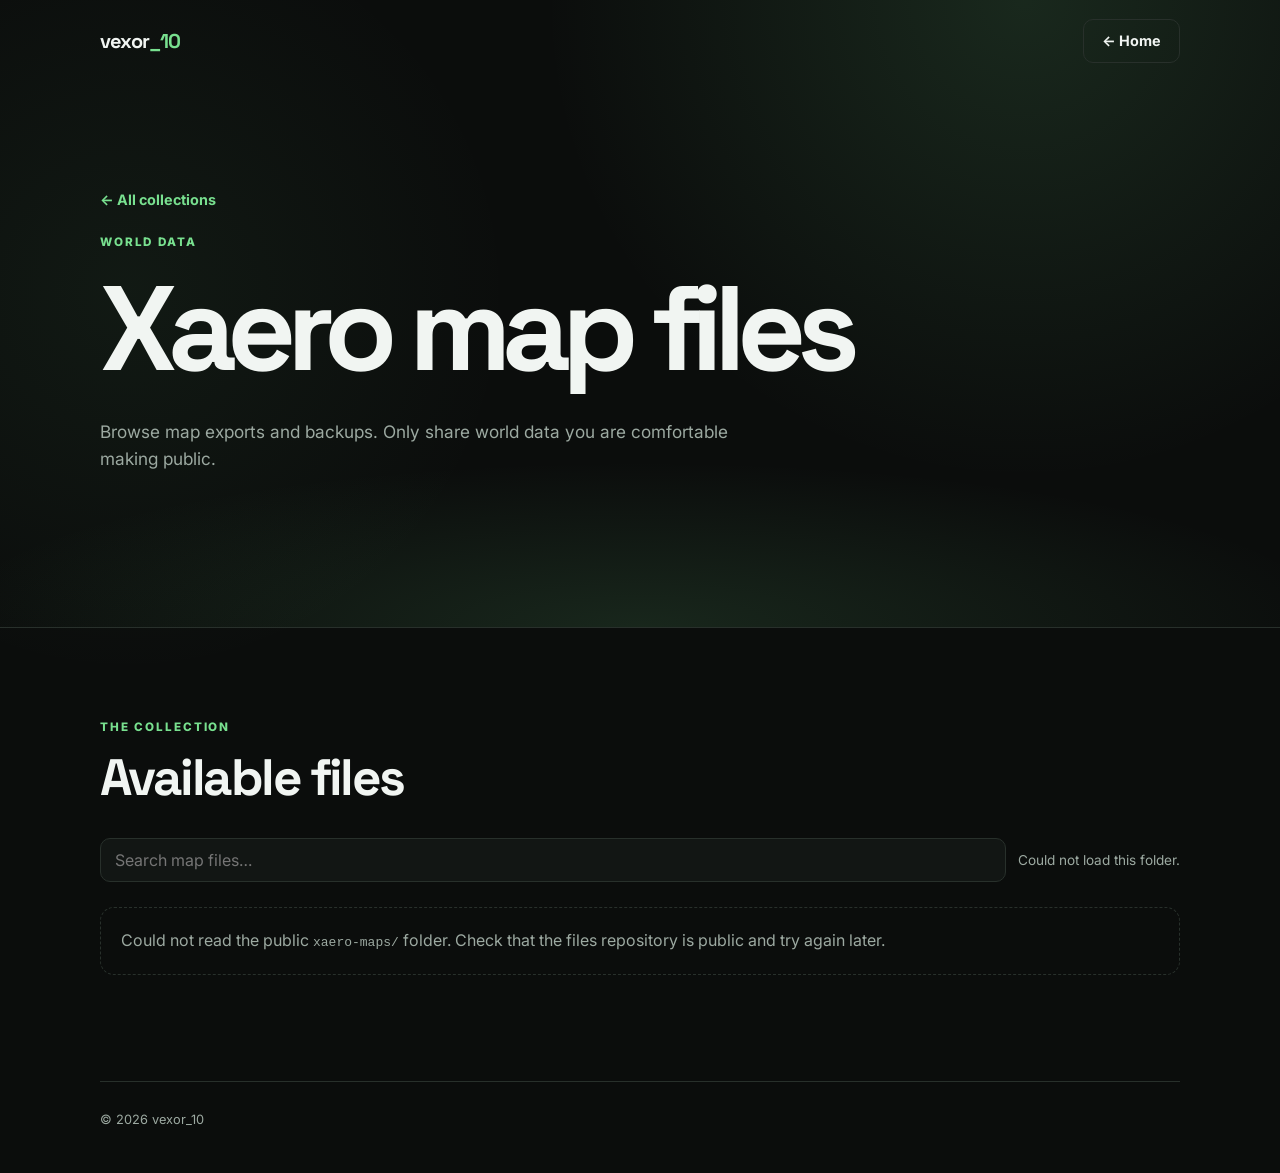
<file: xaero-maps.html>
<!doctype html>
<html lang="en"><head><meta charset="utf-8"><meta name="viewport" content="width=device-width, initial-scale=1"><meta name="description" content="Browse Xaero's Minecraft world map files by vexor_10."><title>Xaero Map Files | vexor_10</title><link rel="stylesheet" href="style.css"></head>
<body><header class="hero collection-hero"><nav class="nav wrap" aria-label="Main navigation"><a class="brand" href="./">vexor<span>_10</span></a><a class="button secondary" href="./">← Home</a></nav><div class="hero-content wrap"><a class="breadcrumb" href="./">← All collections</a><p class="eyebrow">WORLD DATA</p><h1>Xaero map files</h1><p class="subtitle">Browse map exports and backups. Only share world data you are comfortable making public.</p></div></header><main class="wrap"><section class="section"><div class="section-heading"><div><p class="eyebrow">THE COLLECTION</p><h2>Available files</h2></div></div><div class="catalog-tools"><input id="catalog-search" class="catalog-search" type="search" placeholder="Search map files…" aria-label="Search map files"><span id="catalog-status" class="catalog-count" aria-live="polite">Loading files…</span></div><div id="file-list"></div></section></main><footer class="footer wrap"><span>© 2026 vexor_10</span></footer><script>window.MINECRAFT_CATALOG={category:'xaero-maps',folder:'xaero-maps',title:'Xaero map files',icon:'⌖'};</script><script src="catalog.js" defer></script></body></html>
</file>
<file: style.css>
@import url('https://fonts.googleapis.com/css2?family=Inter:wght@400;500;600;700;800&family=Space+Grotesk:wght@500;600;700&display=swap');
:root { --bg:#0b0d0c; --panel:#121614; --panel-2:#171c19; --text:#f1f5f2; --muted:#9ca9a1; --accent:#78e08f; --accent-2:#b9f6c5; --line:#28302b; --shadow:0 24px 70px rgba(0,0,0,.32); }
* { box-sizing:border-box; }
html { scroll-behavior:smooth; }
body { margin:0; color:var(--text); background:radial-gradient(circle at 80% 0%,rgba(120,224,143,.13),transparent 30rem),radial-gradient(circle at 10% 25%,rgba(120,224,143,.06),transparent 24rem),var(--bg); font-family:Inter,sans-serif; line-height:1.6; }
a { color:inherit; text-decoration:none; }
a:focus-visible,button:focus-visible { outline:2px solid var(--accent); outline-offset:4px; }
.wrap { width:min(1080px,calc(100% - 40px)); margin:0 auto; }
.hero { min-height:560px; border-bottom:1px solid var(--line); position:relative; overflow:hidden; }
.hero::after { content:""; position:absolute; inset:auto -10% -180px; height:360px; background:radial-gradient(ellipse,rgba(120,224,143,.12),transparent 65%); pointer-events:none; }
.nav { height:82px; display:flex; align-items:center; justify-content:space-between; position:relative; z-index:5; }
.brand { font-family:"Space Grotesk",sans-serif; font-size:1.25rem; font-weight:700; letter-spacing:-.04em; }.brand span { color:var(--accent); }
.menu-button { width:42px; height:42px; border:1px solid var(--line); border-radius:10px; background:var(--panel); color:var(--text); cursor:pointer; font-size:1.1rem; }
.menu-button:hover { border-color:var(--accent); color:var(--accent); }
.site-menu { position:absolute; right:0; top:68px; min-width:190px; padding:8px; border:1px solid var(--line); border-radius:14px; background:rgba(18,22,20,.97); box-shadow:var(--shadow); }.site-menu[hidden] { display:none; }
.site-menu a { display:block; padding:10px 12px; border-radius:8px; color:var(--muted); font-size:.85rem; font-weight:600; }.site-menu a:hover { background:var(--panel-2); color:var(--accent); }
.hero-content { padding:105px 0 120px; position:relative; z-index:1; }.eyebrow { margin:0 0 14px; color:var(--accent); font-size:.73rem; font-weight:800; letter-spacing:.16em; }
h1,h2,h3 { font-family:"Space Grotesk",sans-serif; line-height:1.05; margin:0; }h1 { max-width:800px; font-size:clamp(4rem,10vw,7.5rem); letter-spacing:-.075em; }h2 { font-size:clamp(2rem,5vw,3.2rem); letter-spacing:-.05em; }h3 { font-size:1.45rem; }
.subtitle { max-width:650px; color:var(--muted); font-size:1.08rem; margin:26px 0 34px; }
.button { display:inline-flex; align-items:center; justify-content:center; min-height:44px; padding:0 18px; border-radius:10px; border:1px solid var(--line); font-weight:700; font-size:.9rem; transition:transform .2s,background .2s,border-color .2s; }.button:hover { transform:translateY(-2px); }.primary { background:var(--accent); color:#08100a; border-color:var(--accent); }.primary:hover { background:var(--accent-2); }.secondary { background:transparent; color:var(--text); }.secondary:hover { border-color:var(--accent); color:var(--accent); }
.section { padding:90px 0; }.section-heading { display:flex; align-items:end; justify-content:space-between; gap:20px; margin-bottom:34px; }
.grid { display:grid; grid-template-columns:repeat(2,minmax(0,1fr)); gap:20px; }.card { background:linear-gradient(145deg,var(--panel-2),var(--panel)); border:1px solid var(--line); border-radius:20px; padding:28px; box-shadow:var(--shadow); }
.collection-card { min-height:245px; display:flex; flex-direction:column; position:relative; transition:transform .2s,border-color .2s; }.collection-card:hover { transform:translateY(-4px); border-color:var(--accent); }.collection-card .tag { align-self:flex-start; color:#08100a; background:var(--accent); border-radius:999px; padding:5px 10px; font-size:.68rem; font-weight:800; letter-spacing:.04em; }.collection-icon { position:absolute; top:22px; right:26px; font-size:1.7rem; color:var(--accent); }.collection-card h3 { margin-top:26px; }.collection-card p { color:var(--muted); margin:12px 0 22px; }.collection-link { margin-top:auto; color:var(--accent); font-size:.88rem; font-weight:700; }
.info-section { border-top:1px solid var(--line); display:grid; grid-template-columns:1fr 1fr; gap:70px; align-items:start; }.info-section>p { color:var(--muted); max-width:560px; margin:4px 0 0; }
.footer { padding:28px 0 42px; border-top:1px solid var(--line); color:var(--muted); font-size:.8rem; display:flex; justify-content:space-between; gap:20px; }.footer a:hover { color:var(--accent); }
/* Collection pages */
.breadcrumb { display:inline-block; color:var(--accent); font-size:.9rem; font-weight:700; margin-bottom:22px; }.catalog-status { color:var(--muted); margin:0 0 24px; }.file-grid { display:grid; grid-template-columns:repeat(auto-fit,minmax(min(100%,280px),1fr)); gap:18px; }.file-card { display:flex; flex-direction:column; min-height:260px; padding:22px; background:linear-gradient(145deg,var(--panel-2),var(--panel)); border:1px solid var(--line); border-radius:17px; box-shadow:var(--shadow); }.file-card h3 { font-size:1.15rem; overflow-wrap:anywhere; margin:12px 0 8px; }.file-card p { color:var(--muted); font-size:.84rem; margin:0 0 18px; }.file-kind { color:var(--accent); font-size:.7rem; font-weight:800; letter-spacing:.1em; text-transform:uppercase; }.file-preview { display:block; width:100%; max-height:190px; object-fit:cover; border-radius:11px; margin:0 0 14px; }.file-card .button { margin-top:auto; align-self:flex-start; }.empty-message { color:var(--muted); border:1px dashed var(--line); border-radius:14px; padding:20px; }.catalog-tools { display:flex; flex-wrap:wrap; gap:12px; align-items:center; margin-bottom:25px; }.catalog-search { min-height:44px; flex:1 1 240px; padding:0 14px; color:var(--text); background:var(--panel); border:1px solid var(--line); border-radius:10px; font:inherit; }.catalog-count { color:var(--muted); font-size:.85rem; }
@media(max-width:700px) { .wrap{width:min(100% - 28px,1080px)}.hero{min-height:520px}.hero-content{padding-top:85px}h1{font-size:clamp(3.5rem,19vw,6rem)}.section{padding:68px 0}.grid,.info-section{grid-template-columns:1fr}.info-section{gap:24px}.collection-card{min-height:220px} }
</file>
